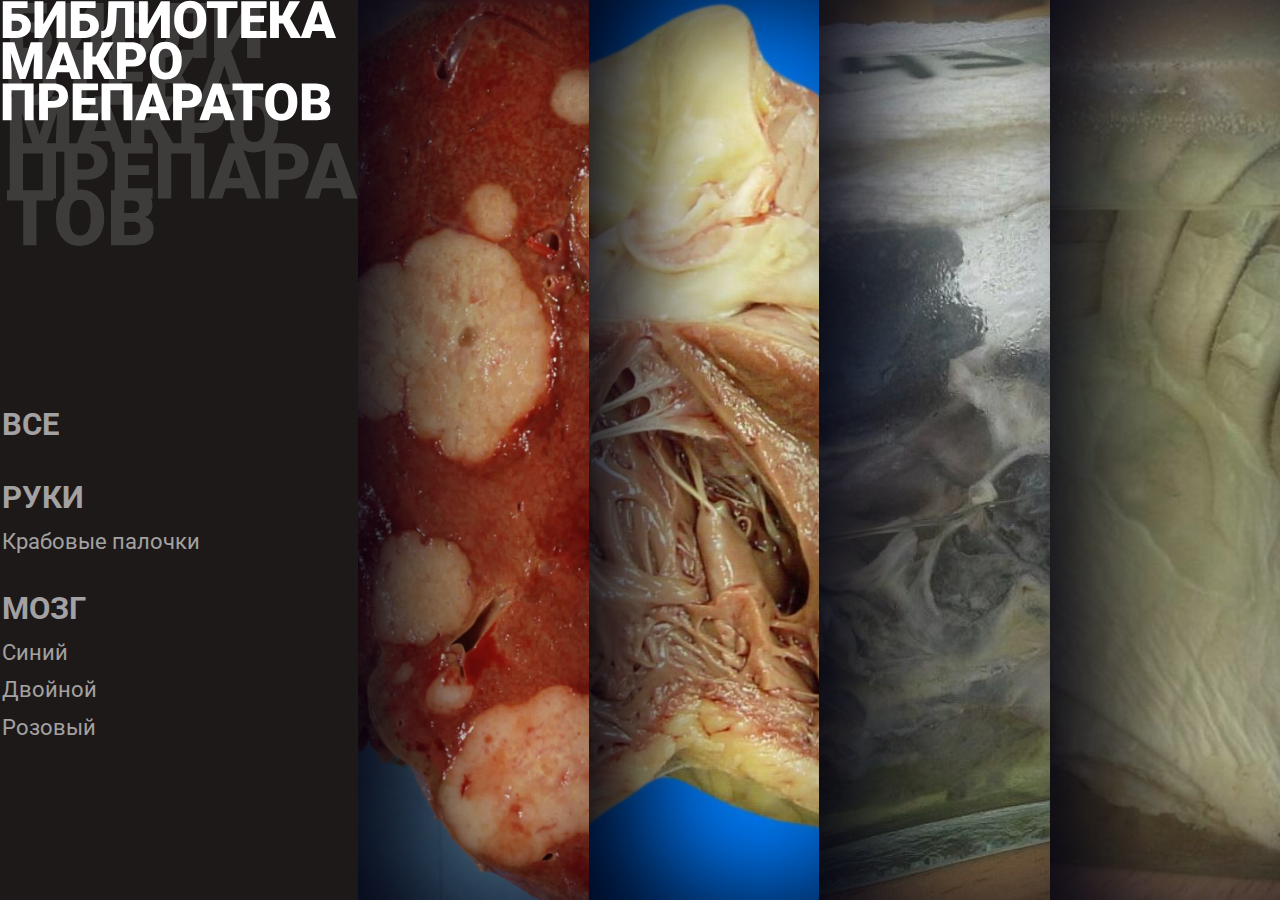
<file: index.html>
<!DOCTYPE html>
<html lang="en">
<head>
    <meta charset="UTF-8">
    <title>Библиотека макро препаратов - главная страница</title>
    <link rel="preconnect" href="https://fonts.googleapis.com">
    <link rel="preconnect" href="https://fonts.gstatic.com" crossorigin>
    <link href="https://fonts.googleapis.com/css2?family=Roboto:wght@400;700&display=swap" rel="stylesheet">
    <link rel="stylesheet" href="static/css/style.css">
</head>
<body>
    <div id="root">
        <div id="main">
            <ul class="sidebar">
                <li>
                    <img class="site_title" src="static/media/name_site.svg" alt="title">
                </li>
                <li>
                    <ul class="site_menu">
                        <li>
                            <a href="catalog.html">ВСЕ</a>
                        </li>
                        <li>
                            <a href="#">РУКИ</a>
                            <ul>
                                <li><a href="#">Крабовые палочки</a></li>
                            </ul>
                        </li>
                        <li>
                            <a href="#">МОЗГ</a>
                            <ul>
                                <li><a href="#">Синий</a></li>
                                <li><a href="#">Двойной</a></li>
                                <li><a href="#">Розовый</a></li>
                            </ul>
                        </li>
                    </ul>
                </li>
            </ul>
            <ul class="favorites">
                <li style="background-image: url('static/media/pic_001.jpg')">
                    <ul class="item">
                        <li class="item_title">
                            <img src="static/media/title_001.svg" alt="title">
                            <hr/>
                        </li>
                        <li class="item_description">
                            <span>dot ut labore et dolore magna aliqua. Ut enim ad minim veniam, quis nostrud exercitation ullamco laboris nisi ut aliquip ex ea commodo consequat. Duis aute irure dolor in reprehenderit in voluptate velit esse cillum dolore eu fugiat nulla pariatur.
                            </span>
                        </li>
                        <li class="item_thumbnail">
                            <img src="static/media/pic_001.jpg" alt="img">
                        </li>
                        <li class="item_link">
                            <a href="detail.html">
                                <span>Перейти к просмотру</span>
                                <img src="static/media/arrow_horizontal.svg" alt="title">
                            </a>
                        </li>
                    </ul>
                </li>
                <li style="background-image: url('static/media/pic_002.jpg')">
                    <ul class="item">
                        <li class="item_title">
                            <img src="static/media/title_002.svg" alt="title">
                            <hr/>
                        </li>
                        <li class="item_description">
                            <span>
                                Lorem ipsum dolompor incididunt ut labore et dolore magna aliqua. Ut enim ex ea u fugiat nulla pariatur. Excepteur sint occaecat cupidatat non proident, sunt in culpa qui officia deserunt mollit anim id est laborum.
                            </span>
                        </li>
                        <li class="item_thumbnail">
                            <img src="static/media/pic_002.jpg" alt="img">
                        </li>
                        <li class="item_link">
                            <a href="detail.html">
                                <span>Перейти к просмотру</span>
                                <img src="static/media/arrow_horizontal.svg" alt="title">
                            </a>
                        </li>
                    </ul>
                </li>
                <li style="background-image: url('static/media/pic_003.jpg')">
                    <ul class="item">
                        <li class="item_title">
                            <img src="static/media/title_003.svg" alt="title">
                            <hr/>
                        </li>
                        <li class="item_description">
                            <span>
                                Lorem ipsum dolor sit ut labore et dolore magna aliqua. Ut enim ad minim veniam, quis nostrud exercitation ullamco laboris nisi ut aliquip ex ea commodo consequat. Duis aute irure dolor.
                            </span>
                        </li>
                        <li class="item_thumbnail">
                            <img src="static/media/pic_003.jpg" alt="img">
                        </li>
                        <li class="item_link">
                            <a href="detail.html">
                                <span>Перейти к просмотру</span>
                                <img src="static/media/arrow_horizontal.svg" alt="title">
                            </a>
                        </li>
                    </ul>
                </li>
                <li style="background-image: url('static/media/pic_004.jpg')">
                    <ul class="item">
                        <li class="item_title">
                            <img src="static/media/title_004.svg" alt="title">
                            <hr/>
                        </li>
                        <li class="item_description">
                            <span>
                                Lorem ipt labore et dolore magna aliqua. Ut enim ad minim veniam, quis nostrud exercitation ullamco laboris nisi ut aliquip ex ea commodo consequat. Duis aute irure dolor in reprehenderit in voluptate velit esse cillum dolore eu fugiat nulla pariatur. Excepteur sint occaecat cupidatat non proident.
                            </span>
                        </li>
                        <li class="item_thumbnail">
                            <img src="static/media/pic_004.jpg" alt="img">
                        </li>
                        <li class="item_link">
                            <a href="detail.html">
                                <span>Перейти к просмотру</span>
                                <img src="static/media/arrow_horizontal.svg" alt="title">
                            </a>
                        </li>
                    </ul>
                </li>
            </ul>
        </div>
    </div>

</body>
</html>
</file>
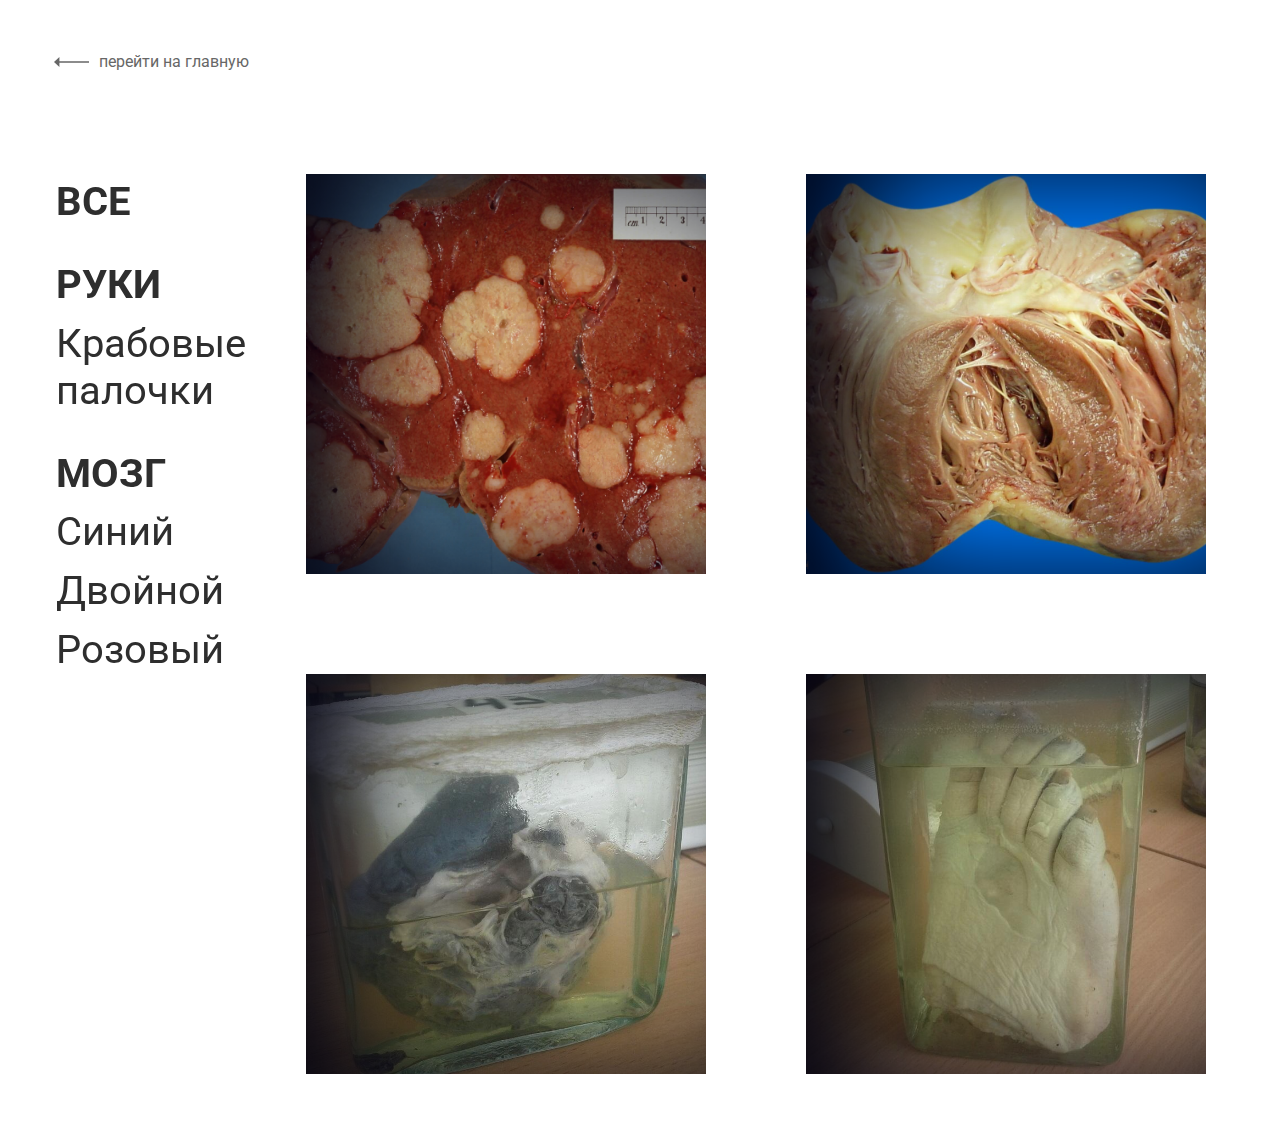
<file: catalog.html>
<!DOCTYPE html>
<html lang="en">
<head>
    <meta charset="UTF-8">
    <title>Библиотека макро препаратов - страница каталога</title>
    <link rel="preconnect" href="https://fonts.googleapis.com">
    <link rel="preconnect" href="https://fonts.gstatic.com" crossorigin>
    <link href="https://fonts.googleapis.com/css2?family=Roboto:wght@400;700&display=swap" rel="stylesheet">
    <link rel="stylesheet" href="static/css/style.css">
</head>
<body>
<div id="root">
    <div id="catalog">
        <div class="header">
            <a href="index.html" class="link">
                <img src="static/media/arrow_horizontal-black.svg" alt="arrow">
                <spa>перейти на главную</spa>
            </a>
        </div>
        <div class="parent">
            <div class="sidebar">
                <ul class="site_menu">
                    <li>
                        <a href="#">ВСЕ</a>
                    </li>
                    <li>
                        <a href="#">РУКИ</a>
                        <ul>
                            <li><a href="#">Крабовые палочки</a></li>
                        </ul>
                    </li>
                    <li>
                        <a href="#">МОЗГ</a>
                        <ul>
                            <li><a href="#">Синий</a></li>
                            <li><a href="#">Двойной</a></li>
                            <li><a href="#">Розовый</a></li>
                        </ul>
                    </li>
                </ul>
            </div>
            <div class="list">
                <div style="background-image: url('static/media/pic_001.jpg')">
                    <span class="item">
                        <span class="item_title">
                            <img src="static/media/title_001.svg" alt="title">
                        </span>
                        <span class="item_link">
                            <a href="detail.html">
                                <span>Перейти к просмотру</span>
                                <img src="static/media/arrow_horizontal.svg" alt="title">
                            </a>
                        </span>
                    </span>
                </div>
                <div style="background-image: url('static/media/pic_002.jpg')">
                    <span class="item">
                        <span class="item_title">
                            <img src="static/media/title_002.svg" alt="title">
                        </span>
                        <span class="item_link">
                            <a href="detail.html">
                                <span>Перейти к просмотру</span>
                                <img src="static/media/arrow_horizontal.svg" alt="title">
                            </a>
                        </span>
                    </span>
                </div>
                <div style="background-image: url('static/media/pic_003.jpg')">
                    <span class="item">
                        <span class="item_title">
                            <img src="static/media/title_003.svg" alt="title">
                        </span>
                        <li class="item_link">
                            <a href="detail.html">
                                <span>Перейти к просмотру</span>
                                <img src="static/media/arrow_horizontal.svg" alt="title">
                            </a>
                        </li>
                    </span>
                </div>
                <div style="background-image: url('static/media/pic_004.jpg')">
                    <span class="item">
                        <span class="item_title">
                            <img src="static/media/title_004.svg" alt="title">
                        </span>
                        <span class="item_link">
                            <a href="detail.html">
                                <span>Перейти к просмотру</span>
                                <img src="static/media/arrow_horizontal.svg" alt="title">
                            </a>
                        </span>
                    </span>
                </div>
            </div>
        </div>
    </div>
</div>

</body>
</html>
</file>
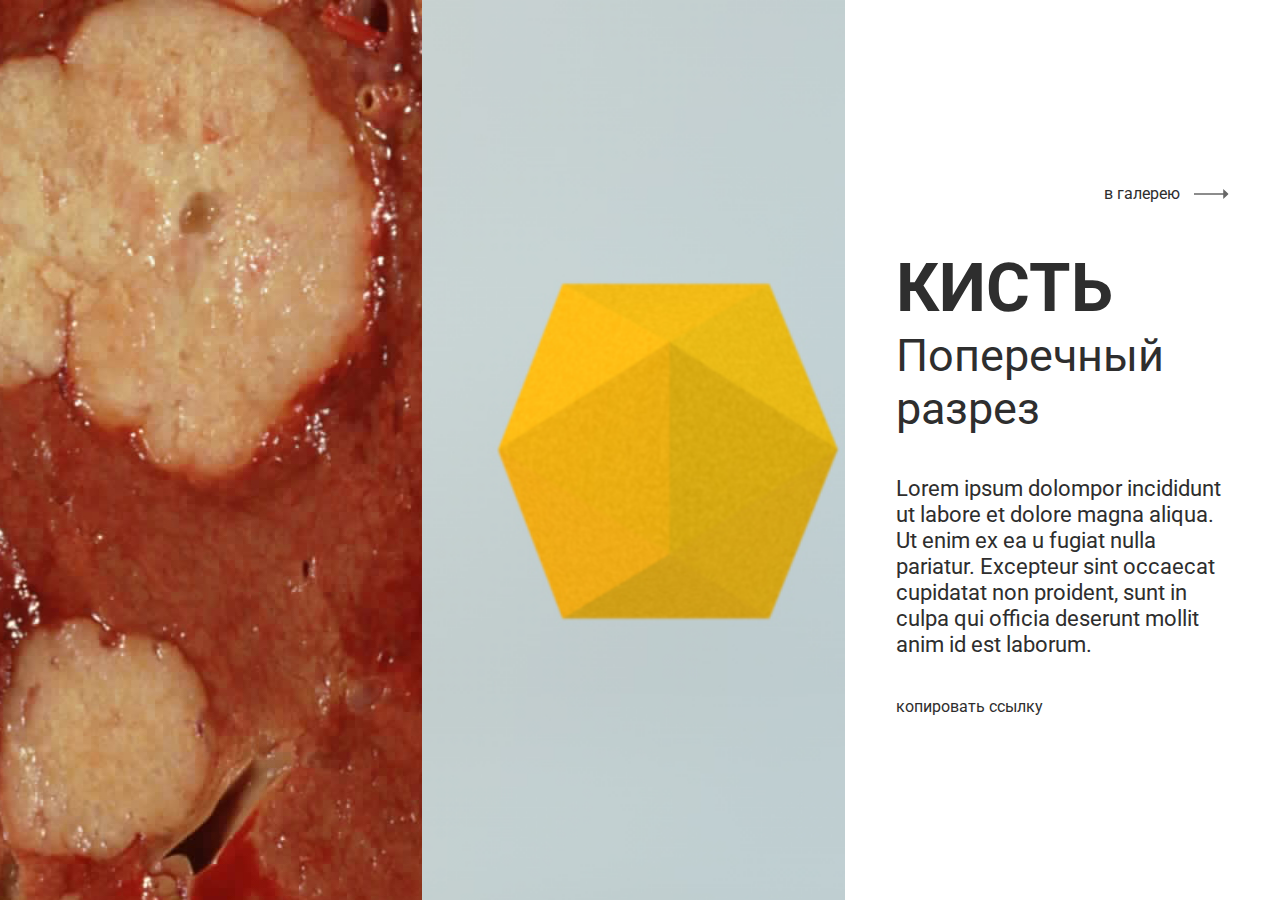
<file: detail.html>
<!DOCTYPE html>
<html lang="en">
<head>
    <meta charset="UTF-8">
    <title>Библиотека макро препаратов - главная страница</title>
    <link rel="preconnect" href="https://fonts.googleapis.com">
    <link rel="preconnect" href="https://fonts.gstatic.com" crossorigin>
    <link href="https://fonts.googleapis.com/css2?family=Roboto:wght@400;700&display=swap" rel="stylesheet">

    <link rel="stylesheet" href="static/css/threesixty.css">
    <link rel="stylesheet" href="static/css/style.css">

    <script type="text/javascript" src="https://ajax.googleapis.com/ajax/libs/jquery/1.9.1/jquery.min.js"></script>
<!--    <script src="static/js/jquery.threesixty.js"></script>-->
</head>
<body>
<div id="root">
    <div id="detail">
        <div class="pic photo" style="background-image: url('static/media/pic_001.jpg')">
        </div>
        <div class="view360">
            <div class="threesixty" data-path="assets/img/001/gem{index}.jpg" data-count="61"></div>
        </div>
        <div class="name">
            <div class="link-back">
                <a href="catalog.html">
                    <span>в галерею</span>
                    <img src="static/media/arrow_horizontal-black.svg" alt="arrow">
                </a>
            </div>
            <div class="title">
                <h1>Кисть</h1>
                <div class="sub">Поперечный разрез</div>
            </div>
            <div class="description">
                Lorem ipsum dolompor incididunt ut labore et dolore magna aliqua. Ut enim ex ea u fugiat nulla pariatur.
                Excepteur sint occaecat cupidatat non proident, sunt in culpa qui officia deserunt mollit anim id est
                laborum.
            </div>
            <div class="copy-link" data-link="http://site.ru/catalog/2">копировать ссылку</div>
        </div>
    </div>
</div>

<!--<script src="static/js/jquery-3.6.0.min.js"></script>-->
<script src="static/js/jquery.zoom.min.js"></script>
<script src="static/js/jquery.threesixty.js"></script>
<script src="static/js/jQlipboard.js"></script>
<script src="static/js/index.js"></script>
</body>
</html>
</file>
<file: static/css/style.css>
* {
    box-sizing: border-box;
}

a {
    color: aqua;
}

ul {
    margin: 0;
    padding: 0;
    list-style: none;
}

hr {
    margin: 1rem 0;
    display: block;
    height: 10px;
    background-color: #ffffff10;
    border: none;
}

body {
    margin: 0;
    min-height: 100vh;
    font-family: 'Roboto', sans-serif;
}

#root {
    min-height: 100vh;
    display: flex;
    align-items: center;
}

#main {
    height: 100vh;
    width: 100vw;
    display: flex;
    align-items: stretch;
    overflow: hidden;
    background-color: #1D1919;
    color: #ffffff90;
}

#main .sidebar {
    width: 28%;
    display: flex;
    flex-direction: column;
    justify-content: stretch;
    flex-shrink: 0;
}

#main .sidebar > li {
    flex-shrink: 0;
}

#main .sidebar > li + li {
    flex-grow: 1;
    display: flex;
    flex-direction: column;
    justify-content: center;
}

#main .sidebar .site_title {
    display: block;
    width: 100%;
}

#main .sidebar .site_menu {
    text-align: left;
    font-size: 140%;
    max-width: 100%;
    padding-left: 2px;
}

#main .sidebar .site_menu a {
    display: block;
    text-decoration: none;
    color: #ffffff99;
}

#main .sidebar .site_menu a:hover {
    color: #ffffff;
    background-color: #ffffff05;
}

#main .sidebar .site_menu > li > a {
    display: block;
    font-size: 140%;
    font-weight: bold;
    margin-bottom: 1.3vh;
}

#main .sidebar .site_menu > li + li {
    margin-top: 4vh;
}

#main .sidebar .site_menu ul > li + li {
    margin-top: 1.3vh;
}

#main .favorites {
    flex-grow: 1;
    display: flex;
    justify-content: stretch;
}

#main .favorites * {
    overflow: hidden;
    max-width: 100%;
    flex-shrink: 0;
}

#main .favorites > li {
    width: 25%;
    flex-shrink: 1;
    background-size: cover;
    background-position: center;
    box-shadow: inset 57px 0 124px #000010;
}

#main .favorites > li:hover .item {
    display: flex;
}

#main .favorites .item {
    width: 100%;
    height: 100%;
    display: none;
    flex-direction: column;
    justify-content: space-between;
    background-color: #181718;
}

#main .favorites .item .item_title img {
    display: block;
    width: 100%;
    max-width: 330px;
}

#main .favorites .item .item_description {
    padding: 10% 10% 10% 2px;
    line-height: 1.6;
    flex-shrink: 0;
    font-size: 1.2vw;
    opacity: .35;
}

#main .favorites .item .item_thumbnail {
    flex-shrink: 1;
}

#main .favorites .item .item_link {
    height: 20%;
    display: flex;
    align-items: center;
    justify-content: center;
    flex-grow: 1;
    flex-shrink: 1;
}

#main .favorites .item .item_link a {
    display: flex;
    flex-wrap: wrap;
    align-items: center;
    justify-content: center;
    text-decoration: none;
    color: #ffffff;
    opacity: 0.7;
    text-transform: uppercase;
    font-size: 1vw;
}

#main .favorites .item .item_link a:hover {
    opacity: 1;
}

#main .favorites .item .item_link a img {
    height: 10px;
    margin-left: 10px;
}

@media only screen and (orientation: portrait) {
    body {
        overflow-x: hidden;
    }

    #root {
        flex-direction: column;
        /*width: 100vw;*/
    }

    #main {
        flex-direction: column;
        overflow-y: visible;
        height: auto;
    }

    #main .sidebar {
        width: 100%;
    }

    #main .sidebar .site_menu {
        display: flex;
        flex-direction: column;
        justify-content: center;
        margin: 10% 0;
        font-size: 10vw;
    }

    #main .sidebar .site_menu > li {
        display: inherit;
        flex-direction: inherit;
        justify-content: inherit;
    }

    #main .sidebar .site_menu > li + li {
        margin-top: 0;
    }

    #main .sidebar .site_menu > li > a {
        text-align: center;
    }

    #main .sidebar .site_menu a {
        text-align: center;
    }

    #main .favorites {
        flex-shrink: 0;
        flex-direction: column;
    }

    #main .favorites > li {
        flex-shrink: 0;
        width: 100vw;
        height: 100vh;
        box-shadow: inset 157px 0 624px #000010;
    }

    #main .favorites > li + li {
        margin-top: 1vh;
    }

    #main .favorites .item {
        background-color: transparent;
        display: flex;
    }

    #main .favorites .item .item_title img {
        max-width: none;
    }

    #main .favorites .item hr {
        display: none;
    }

    #main .favorites .item .item_description {
        display: none;
    }

    #main .favorites .item .item_thumbnail {
        display: none;
    }

    #main .favorites .item .item_link a {
        font-size: 3vw;
    }
}



#catalog {
    width: 100vw;
    display: flex;
    flex-direction: column;
    align-items: stretch;
    overflow: hidden;
    background-color: #ffffff;
    color: #2e2e2e;
}

#catalog .header {
    display: flex;
    justify-content: flex-start;
    flex-shrink: 0;
    padding: 6vh;
}
#catalog .header .link {
    display: flex;
    align-items: center;
    color: #676767;
    text-decoration: none;
    line-height: 1;
}
#catalog .header .link img {
    height: 10px;
    margin-right: 10px;
}

#catalog .parent {
    width: 100vw;
    display: flex;
    align-items: stretch;
    overflow: hidden;
    flex-shrink: 0;
}


#catalog .sidebar {
    width: 20%;
    display: flex;
    flex-direction: column;
    justify-content: stretch;
    flex-shrink: 0;
    padding: 6vh;
    position: fixed;
}

#catalog .sidebar > li {
    flex-shrink: 0;
}

#catalog .sidebar > li + li {
    flex-grow: 1;
    display: flex;
    flex-direction: column;
    justify-content: center;
}

#catalog .sidebar .site_title {
    display: block;
    width: 100%;
}

#catalog .sidebar .site_menu {
    text-align: left;
    font-size: 140%;
    max-width: 100%;
    padding-left: 2px;
}

#catalog .sidebar .site_menu a {
    display: block;
    text-decoration: none;
    color: inherit;
    font-size: 180%;
}

#catalog .sidebar .site_menu a:hover {
    color: #000000;
    background-color: #d8d8d870;
}

#catalog .sidebar .site_menu > li > a {
    display: block;
    font-size: 180%;
    font-weight: bold;
    margin-bottom: 1.3vh;
}

#catalog .sidebar .site_menu > li + li {
    margin-top: 4vh;
}

#catalog .sidebar .site_menu ul > li + li {
    margin-top: 1.3vh;
}

#catalog .list {
    flex-grow: 1;
    display: flex;
    flex-wrap: wrap;
    justify-content: flex-start;
    margin-left: 20%;
    max-width: 1600px;
}

#catalog .list * {
    overflow: hidden;
    flex-shrink: 0;
}

#catalog .list > div {
    width: 400px;
    height: 400px;
    margin: 50px;
    display: block;
    text-decoration: none;
    flex-shrink: 1;
    background-size: cover;
    background-position: center;
    box-shadow: inset 57px 0 124px #000010;
}

#catalog .list > div .item {
    width: 100%;
    height: 100%;
    display: none;
    flex-direction: column;
    justify-content: space-between;
    background-color: #181718;
}

#catalog .list > div:hover .item {
    display: flex;
}

#catalog .list .item .item_title img {
    display: block;
    width: 100%;
    max-width: 330px;
}

#catalog .list .item .item_link {
    height: 20%;
    display: flex;
    align-items: center;
    justify-content: center;
    flex-grow: 1;
    flex-shrink: 1;
}

#catalog .list .item .item_link a {
    display: flex;
    flex-wrap: wrap;
    align-items: center;
    justify-content: center;
    text-decoration: none;
    color: #ffffff;
    opacity: 0.7;
    text-transform: uppercase;
    font-size: 1vw;
}

#catalog .list .item .item_link a:hover {
    opacity: 1;
}

#catalog .list .item .item_link a img {
    height: 10px;
    margin-left: 10px;
}
@media only screen and (orientation: portrait) {
    #catalog .list {
        flex-grow: 1;
        display: flex;
        flex-wrap: wrap;
        justify-content: center;
        margin-left: 31%;
        max-width: 1600px;
    }
    #catalog .list > a {
        width: 600px;
        height: 600px;
        margin: 20px;
    }
}



#detail {
    width: 100vw;
    height: 100vh;
    display: flex;
    flex-direction: row;
    align-items: stretch;
    overflow: hidden;
    background-color: #ffffff;
    color: #2e2e2e;
}
#detail > div {
    width: 33%;
}
#detail .pic {
    background-position: center;
}
#detail .view360 {
    background-color: black;
}
#detail .name {
    display: flex;
    flex-direction: column;
    justify-content: center;
    padding: 0 4vw;
    flex-grow: 1;
    flex-shrink: 0;
}
#detail .name .title h1 {
    font-size: 420%;
    text-transform: uppercase;
    margin-bottom: 0;
    line-height: 1.2;
}
#detail .name .title .sub {
    font-size: 280%;
    margin-bottom: 40px;
}
#detail .description {
    font-size: 140%;
    margin-bottom: 40px;
}
#detail .link-back {
    display: flex;
    align-items: center;
    justify-content: flex-end;
    color: inherit;
}
#detail .link-back a {
    color: inherit;
    text-decoration: none;
}
#detail .link-back img {
    transform: scaleX(-1);
    height: 10px;
    margin-left: 10px;
}
@media only screen and (orientation: portrait) {
    #detail {
        height: auto;
        flex-direction: column-reverse;
        align-items: stretch;
    }
    #detail > div {
        width: 100vw;
        height: 90vh;
    }
    #detail .name .title h1 {
        font-size: 620%;
    }
    #detail .name .title .sub {
        font-size: 480%;
    }
    #detail .description {
        font-size: 240%;
    }
    #detail .link-back a {
        font-size: 240%;
        font-style: italic;
    }
    #detail .copy-link {
        font-size: 240%;
        font-style: italic;
    }
}
</file>
<file: static/css/threesixty.css>
.threesixty {
  display: block;
  width: 100%;
  height: 100%;
  position: relative;
  overflow: hidden;
}

.threesixty-frame {
  display: block;
  height: 100%;
  border: none;
  aspect-ratio: initial;
  position: absolute;
  top: 0;
  left: 50%;
  margin-right: -50%;
  transform: translate(-50%, 0);
}
</file>
